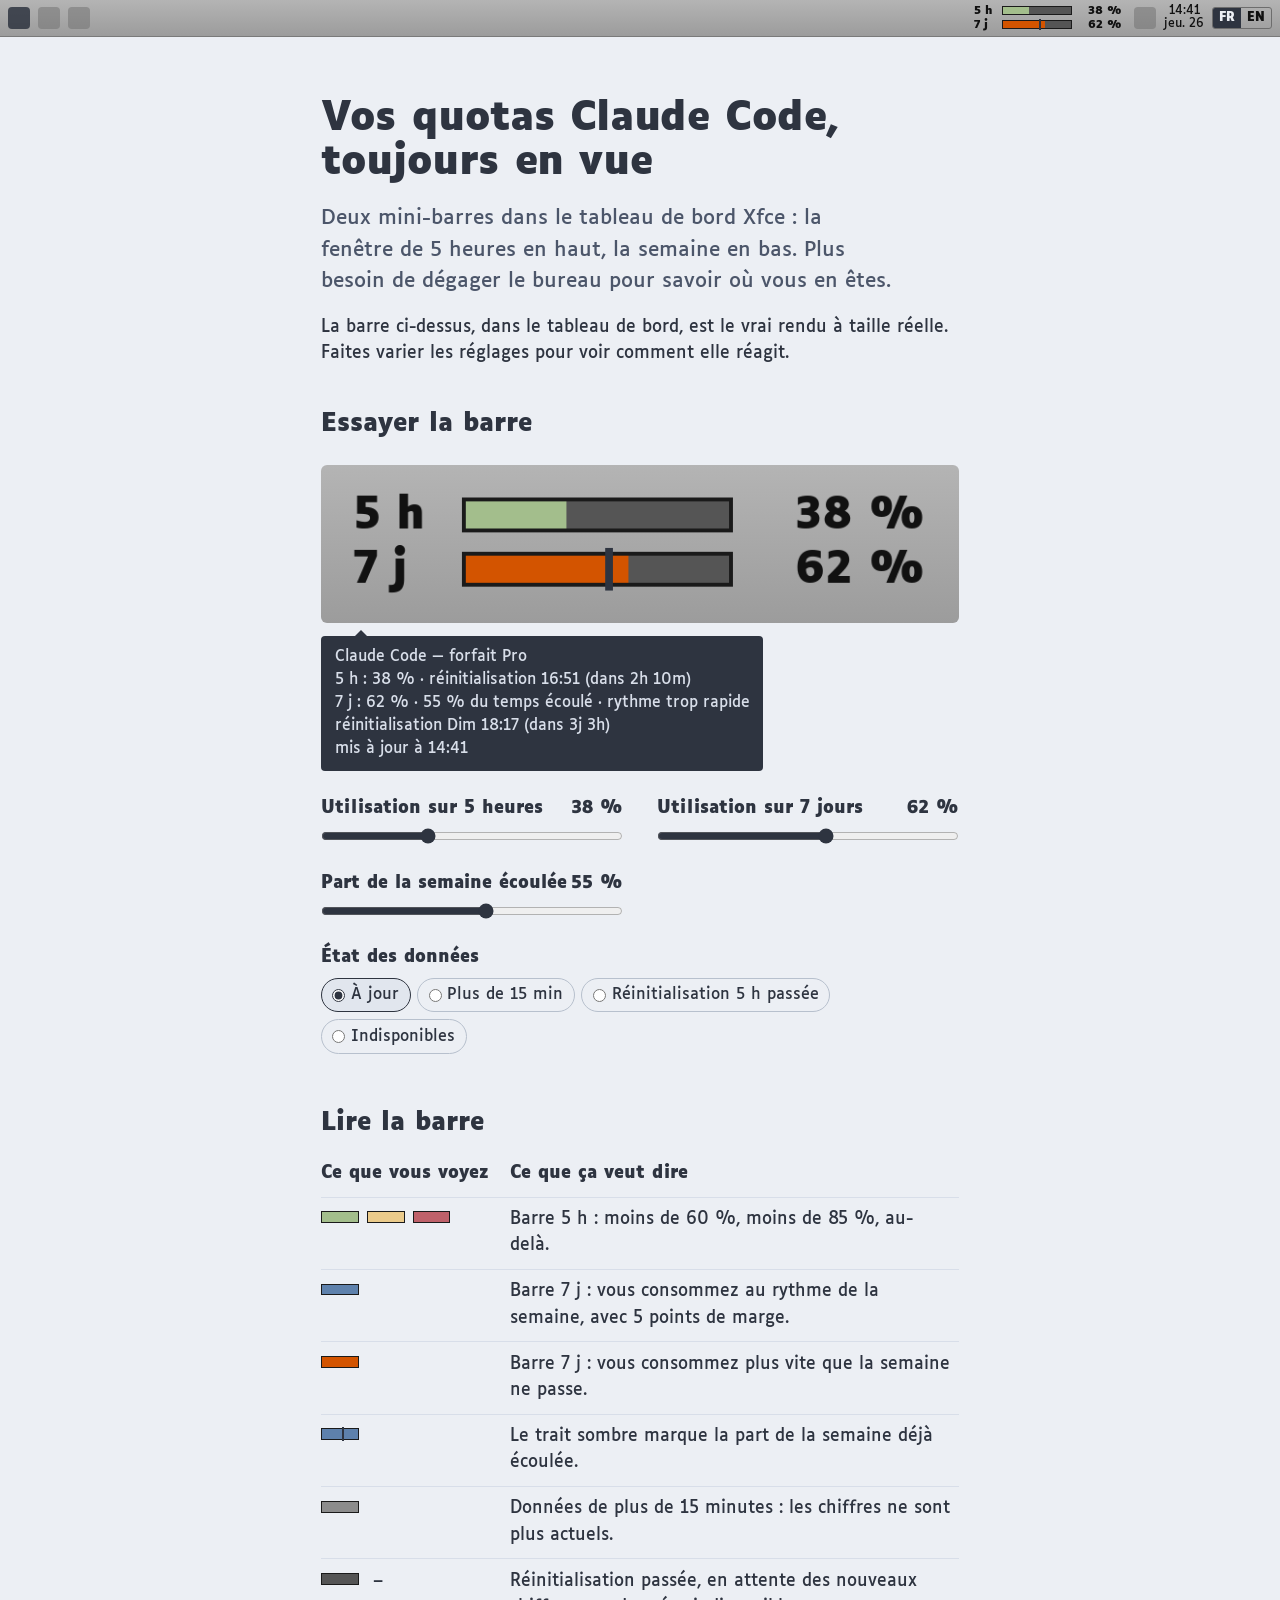
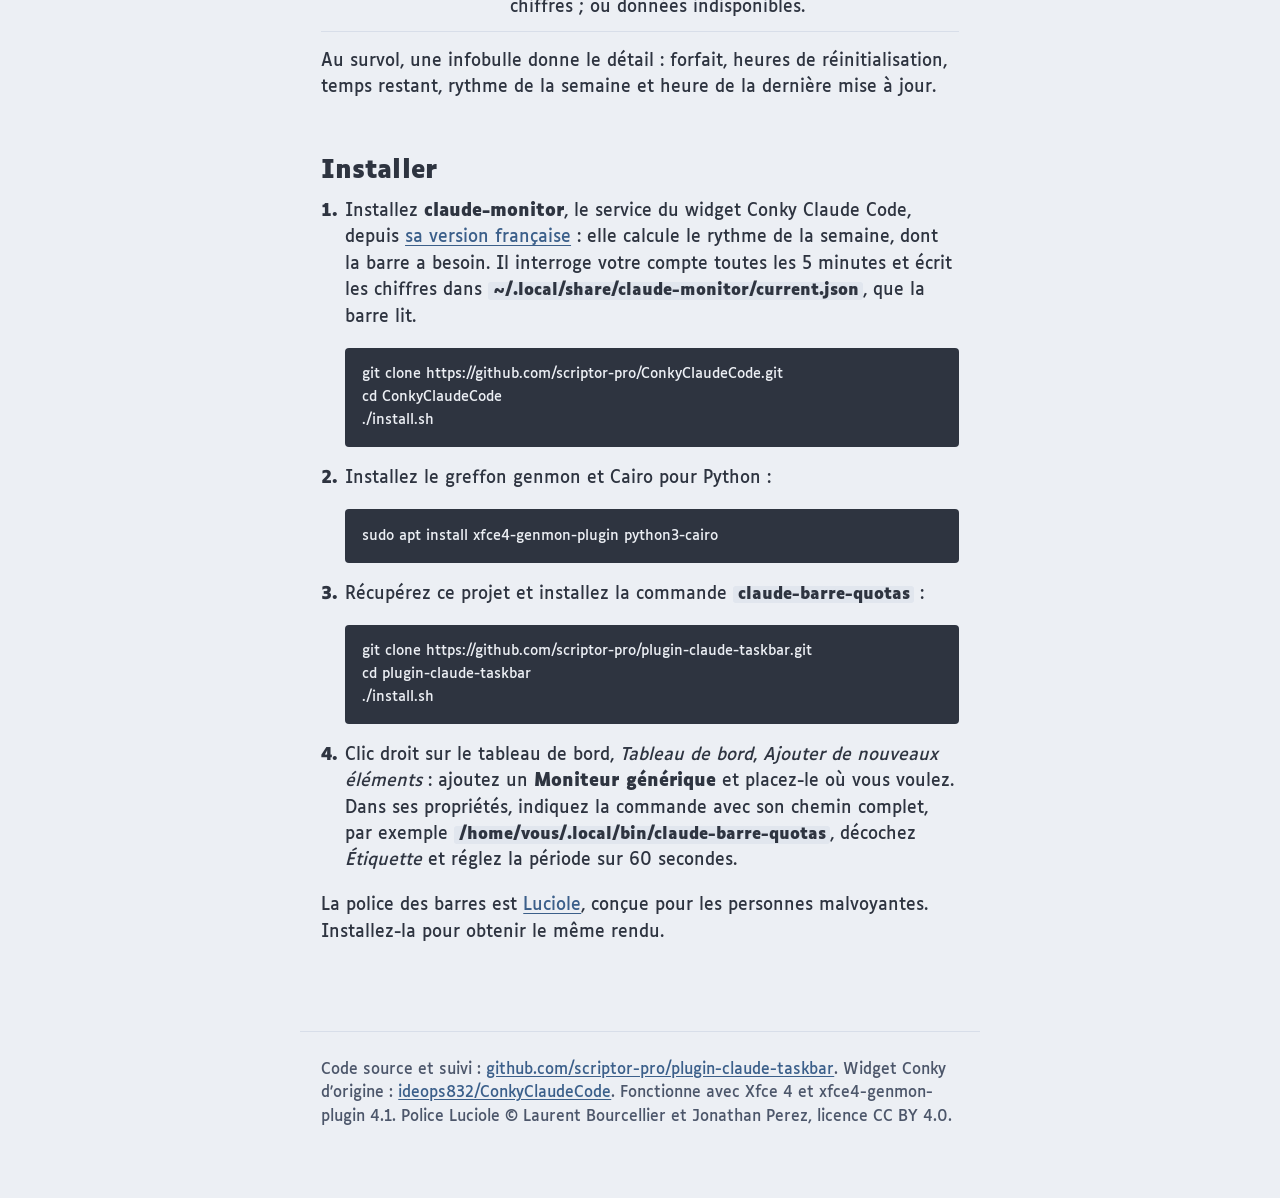
<file: index.html>
<!doctype html>
<html lang="fr">
<head>
  <meta charset="utf-8">
  <meta name="viewport" content="width=device-width, initial-scale=1">
  <title>Quotas Claude Code dans le tableau de bord Xfce</title>
  <meta name="description" content="Deux mini-barres dans le tableau de bord Xfce pour suivre en permanence les quotas Claude Code sur 5 heures et sur 7 jours.">
  <link rel="alternate" hreflang="en" href="en/">
  <link rel="preload" href="assets/luciole-bold.woff2" as="font" type="font/woff2" crossorigin>
  <link rel="stylesheet" href="assets/style.css">
</head>
<body>
  <header class="panneau" aria-label="Reproduction d'un tableau de bord Xfce">
    <span class="icone menu" aria-hidden="true"></span>
    <span class="icone" aria-hidden="true"></span>
    <span class="icone" aria-hidden="true"></span>
    <span class="vide"></span>
    <canvas id="barre-reelle" class="barre-reelle" role="img" width="156" height="32" style="width:156px;height:32px"></canvas>
    <span class="icone" aria-hidden="true"></span>
    <span class="horloge" aria-hidden="true">14:41<br>jeu. 26</span>
    <nav class="langue" aria-label="Langue">
      <span aria-current="page" lang="fr">FR</span>
      <a href="en/" hreflang="en" lang="en">EN</a>
    </nav>
  </header>

  <main>
    <h1>Vos quotas Claude Code, toujours en vue</h1>
    <p class="chapo">Deux mini-barres dans le tableau de bord Xfce : la fenêtre de 5 heures en haut, la semaine en bas. Plus besoin de dégager le bureau pour savoir où vous en êtes.</p>
    <p>La barre ci-dessus, dans le tableau de bord, est le vrai rendu à taille réelle. Faites varier les réglages pour voir comment elle réagit.</p>

    <section class="demo" aria-labelledby="titre-demo">
      <h2 id="titre-demo" style="margin:0">Essayer la barre</h2>
      <div>
        <div class="loupe">
          <canvas id="loupe" role="img" width="624" height="128"></canvas>
        </div>
        <p class="infobulle" id="infobulle" aria-live="polite"></p>
      </div>

      <form id="reglages" class="reglages">
        <div class="reglage">
          <label for="u5">Utilisation sur 5 heures <output for="u5"></output></label>
          <input type="range" id="u5" name="u5" min="0" max="110" value="38">
        </div>
        <div class="reglage">
          <label for="u7">Utilisation sur 7 jours <output for="u7"></output></label>
          <input type="range" id="u7" name="u7" min="0" max="110" value="62">
        </div>
        <div class="reglage">
          <label for="el">Part de la semaine écoulée <output for="el"></output></label>
          <input type="range" id="el" name="el" min="0" max="100" value="55">
        </div>
        <fieldset>
          <legend>État des données</legend>
          <div class="choix">
            <label><input type="radio" name="etat" value="normal" checked> À jour</label>
            <label><input type="radio" name="etat" value="perime"> Plus de 15 min</label>
            <label><input type="radio" name="etat" value="reinit"> Réinitialisation 5 h passée</label>
            <label><input type="radio" name="etat" value="indispo"> Indisponibles</label>
          </div>
        </fieldset>
      </form>
    </section>

    <h2>Lire la barre</h2>
    <table>
      <thead><tr><th scope="col">Ce que vous voyez</th><th scope="col">Ce que ça veut dire</th></tr></thead>
      <tbody>
        <tr><td><span class="pastille vert"></span><span class="pastille jaune"></span><span class="pastille rouge"></span></td><td>Barre 5 h : moins de 60 %, moins de 85 %, au-delà.</td></tr>
        <tr><td><span class="pastille bleu"></span></td><td>Barre 7 j : vous consommez au rythme de la semaine, avec 5 points de marge.</td></tr>
        <tr><td><span class="pastille orange"></span></td><td>Barre 7 j : vous consommez plus vite que la semaine ne passe.</td></tr>
        <tr><td><span class="pastille bleu trait"></span></td><td>Le trait sombre marque la part de la semaine déjà écoulée.</td></tr>
        <tr><td><span class="pastille gris"></span></td><td>Données de plus de 15 minutes : les chiffres ne sont plus actuels.</td></tr>
        <tr><td><span class="pastille"></span> –</td><td>Réinitialisation passée, en attente des nouveaux chiffres ; ou données indisponibles.</td></tr>
      </tbody>
    </table>
    <p>Au survol, une infobulle donne le détail : forfait, heures de réinitialisation, temps restant, rythme de la semaine et heure de la dernière mise à jour.</p>

    <h2>Installer</h2>
    <ol class="etapes">
      <li>
        <p>Installez <strong>claude-monitor</strong>, le service du widget Conky Claude Code, depuis <a href="https://github.com/scriptor-pro/ConkyClaudeCode">sa version française</a> : elle calcule le rythme de la semaine, dont la barre a besoin. Il interroge votre compte toutes les 5 minutes et écrit les chiffres dans <code>~/.local/share/claude-monitor/current.json</code>, que la barre lit.</p>
        <pre><code>git clone https://github.com/scriptor-pro/ConkyClaudeCode.git
cd ConkyClaudeCode
./install.sh</code></pre>
      </li>
      <li>
        <p>Installez le greffon genmon et Cairo pour Python :</p>
        <pre><code>sudo apt install xfce4-genmon-plugin python3-cairo</code></pre>
      </li>
      <li>
        <p>Récupérez ce projet et installez la commande <code>claude-barre-quotas</code> :</p>
        <pre><code>git clone https://github.com/scriptor-pro/plugin-claude-taskbar.git
cd plugin-claude-taskbar
./install.sh</code></pre>
      </li>
      <li>
        <p>Clic droit sur le tableau de bord, <em>Tableau de bord</em>, <em>Ajouter de nouveaux éléments</em> : ajoutez un <strong>Moniteur générique</strong> et placez-le où vous voulez. Dans ses propriétés, indiquez la commande avec son chemin complet, par exemple <code>/home/vous/.local/bin/claude-barre-quotas</code>, décochez <em>Étiquette</em> et réglez la période sur 60 secondes.</p>
      </li>
    </ol>
    <p>La police des barres est <a href="https://www.luciole-vision.com/">Luciole</a>, conçue pour les personnes malvoyantes. Installez-la pour obtenir le même rendu.</p>
  </main>

  <footer>
    <p>Code source et suivi : <a href="https://github.com/scriptor-pro/plugin-claude-taskbar">github.com/scriptor-pro/plugin-claude-taskbar</a>. Widget Conky d'origine : <a href="https://github.com/ideops832/ConkyClaudeCode">ideops832/ConkyClaudeCode</a>. Fonctionne avec Xfce 4 et xfce4-genmon-plugin 4.1. Police Luciole © Laurent Bourcellier et Jonathan Perez, licence CC BY 4.0.</p>
  </footer>

  <script src="assets/demo.js"></script>
</body>
</html>
</file>
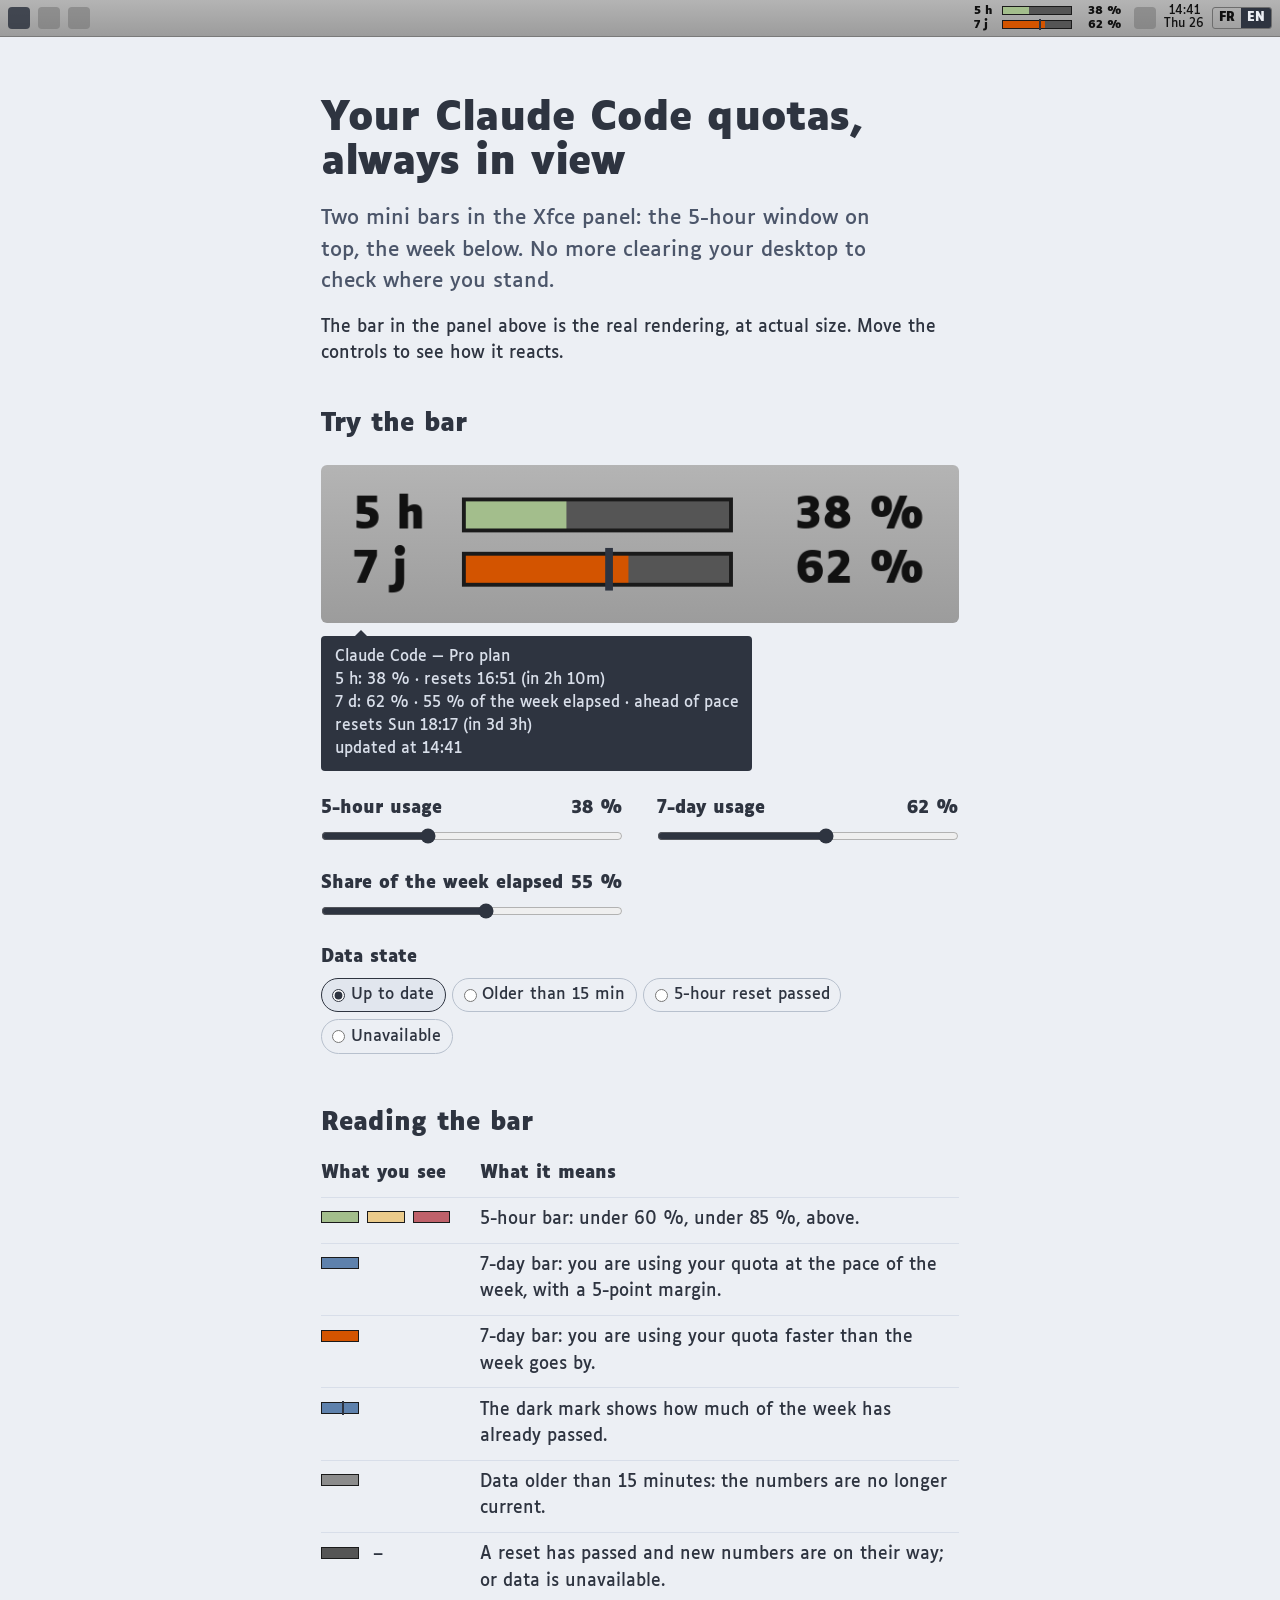
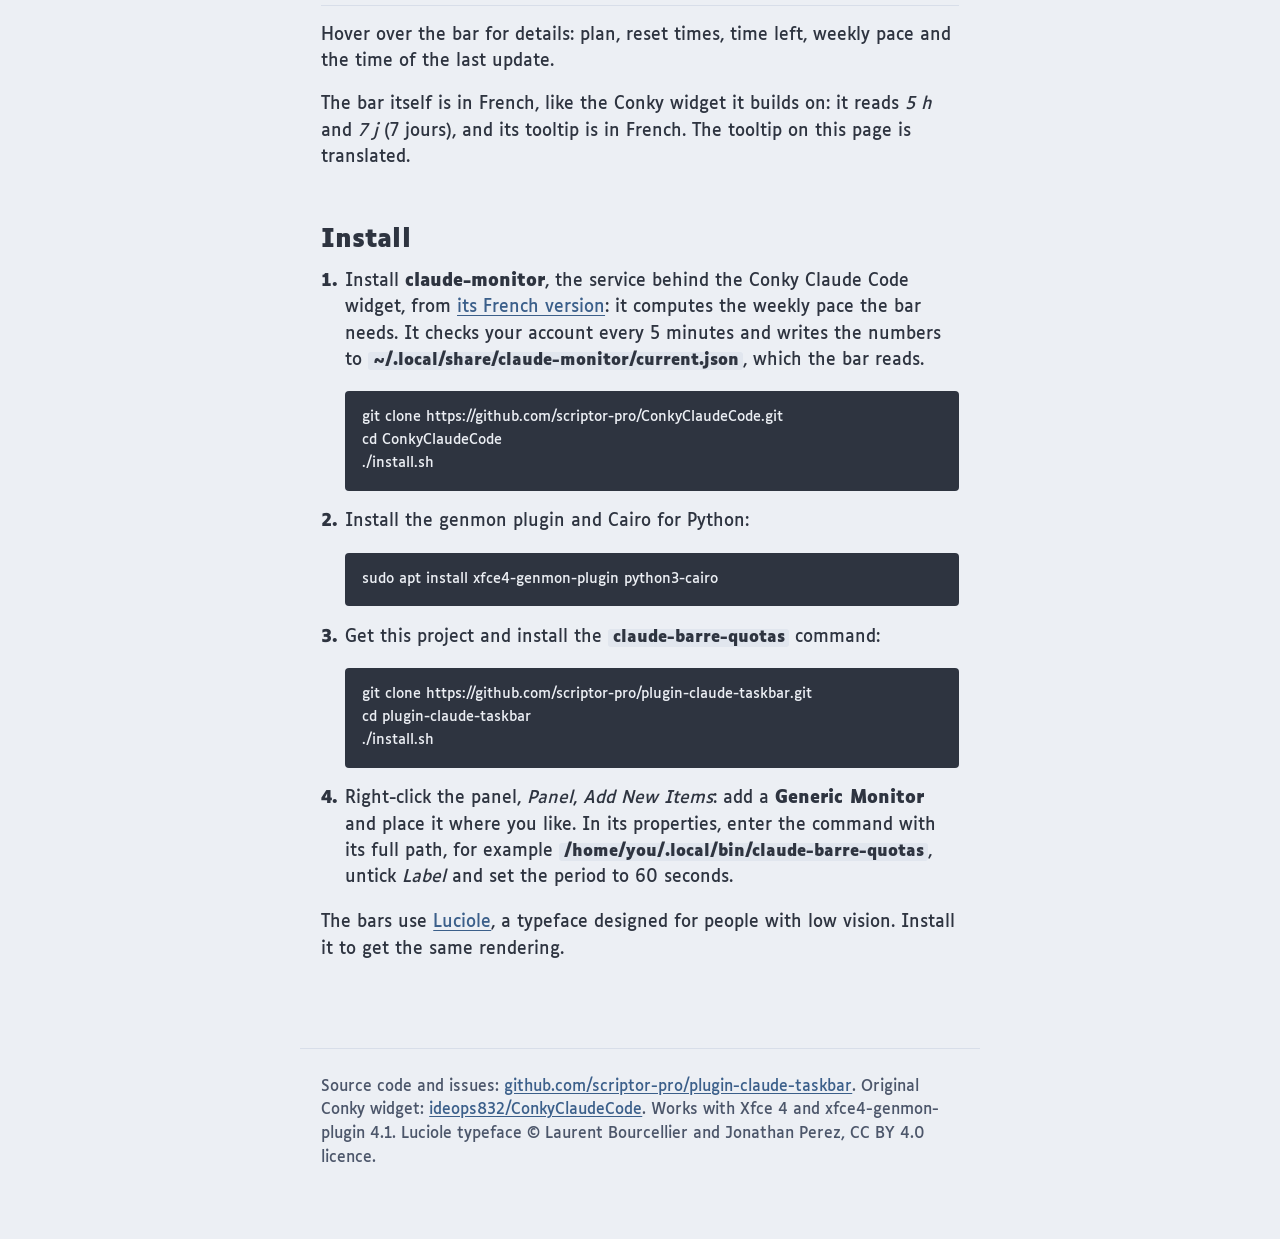
<file: en/index.html>
<!doctype html>
<html lang="en">
<head>
  <meta charset="utf-8">
  <meta name="viewport" content="width=device-width, initial-scale=1">
  <title>Claude Code quotas in the Xfce panel</title>
  <meta name="description" content="Two mini bars in the Xfce panel that keep your Claude Code 5-hour and 7-day quotas always in view.">
  <link rel="alternate" hreflang="fr" href="../">
  <link rel="preload" href="../assets/luciole-bold.woff2" as="font" type="font/woff2" crossorigin>
  <link rel="stylesheet" href="../assets/style.css">
</head>
<body>
  <header class="panneau" aria-label="Replica of an Xfce panel">
    <span class="icone menu" aria-hidden="true"></span>
    <span class="icone" aria-hidden="true"></span>
    <span class="icone" aria-hidden="true"></span>
    <span class="vide"></span>
    <canvas id="barre-reelle" class="barre-reelle" role="img" width="156" height="32" style="width:156px;height:32px"></canvas>
    <span class="icone" aria-hidden="true"></span>
    <span class="horloge" aria-hidden="true">14:41<br>Thu 26</span>
    <nav class="langue" aria-label="Language">
      <a href="../" hreflang="fr" lang="fr">FR</a>
      <span aria-current="page" lang="en">EN</span>
    </nav>
  </header>

  <main>
    <h1>Your Claude Code quotas, always in view</h1>
    <p class="chapo">Two mini bars in the Xfce panel: the 5-hour window on top, the week below. No more clearing your desktop to check where you stand.</p>
    <p>The bar in the panel above is the real rendering, at actual size. Move the controls to see how it reacts.</p>

    <section class="demo" aria-labelledby="titre-demo">
      <h2 id="titre-demo" style="margin:0">Try the bar</h2>
      <div>
        <div class="loupe">
          <canvas id="loupe" role="img" width="624" height="128"></canvas>
        </div>
        <p class="infobulle" id="infobulle" aria-live="polite"></p>
      </div>

      <form id="reglages" class="reglages">
        <div class="reglage">
          <label for="u5">5-hour usage <output for="u5"></output></label>
          <input type="range" id="u5" name="u5" min="0" max="110" value="38">
        </div>
        <div class="reglage">
          <label for="u7">7-day usage <output for="u7"></output></label>
          <input type="range" id="u7" name="u7" min="0" max="110" value="62">
        </div>
        <div class="reglage">
          <label for="el">Share of the week elapsed <output for="el"></output></label>
          <input type="range" id="el" name="el" min="0" max="100" value="55">
        </div>
        <fieldset>
          <legend>Data state</legend>
          <div class="choix">
            <label><input type="radio" name="etat" value="normal" checked> Up to date</label>
            <label><input type="radio" name="etat" value="perime"> Older than 15 min</label>
            <label><input type="radio" name="etat" value="reinit"> 5-hour reset passed</label>
            <label><input type="radio" name="etat" value="indispo"> Unavailable</label>
          </div>
        </fieldset>
      </form>
    </section>

    <h2>Reading the bar</h2>
    <table>
      <thead><tr><th scope="col">What you see</th><th scope="col">What it means</th></tr></thead>
      <tbody>
        <tr><td><span class="pastille vert"></span><span class="pastille jaune"></span><span class="pastille rouge"></span></td><td>5-hour bar: under 60 %, under 85 %, above.</td></tr>
        <tr><td><span class="pastille bleu"></span></td><td>7-day bar: you are using your quota at the pace of the week, with a 5-point margin.</td></tr>
        <tr><td><span class="pastille orange"></span></td><td>7-day bar: you are using your quota faster than the week goes by.</td></tr>
        <tr><td><span class="pastille bleu trait"></span></td><td>The dark mark shows how much of the week has already passed.</td></tr>
        <tr><td><span class="pastille gris"></span></td><td>Data older than 15 minutes: the numbers are no longer current.</td></tr>
        <tr><td><span class="pastille"></span> –</td><td>A reset has passed and new numbers are on their way; or data is unavailable.</td></tr>
      </tbody>
    </table>
    <p>Hover over the bar for details: plan, reset times, time left, weekly pace and the time of the last update.</p>
    <p>The bar itself is in French, like the Conky widget it builds on: it reads <em>5 h</em> and <em>7 j</em> (7 jours), and its tooltip is in French. The tooltip on this page is translated.</p>

    <h2>Install</h2>
    <ol class="etapes">
      <li>
        <p>Install <strong>claude-monitor</strong>, the service behind the Conky Claude Code widget, from <a href="https://github.com/scriptor-pro/ConkyClaudeCode">its French version</a>: it computes the weekly pace the bar needs. It checks your account every 5 minutes and writes the numbers to <code>~/.local/share/claude-monitor/current.json</code>, which the bar reads.</p>
        <pre><code>git clone https://github.com/scriptor-pro/ConkyClaudeCode.git
cd ConkyClaudeCode
./install.sh</code></pre>
      </li>
      <li>
        <p>Install the genmon plugin and Cairo for Python:</p>
        <pre><code>sudo apt install xfce4-genmon-plugin python3-cairo</code></pre>
      </li>
      <li>
        <p>Get this project and install the <code>claude-barre-quotas</code> command:</p>
        <pre><code>git clone https://github.com/scriptor-pro/plugin-claude-taskbar.git
cd plugin-claude-taskbar
./install.sh</code></pre>
      </li>
      <li>
        <p>Right-click the panel, <em>Panel</em>, <em>Add New Items</em>: add a <strong>Generic Monitor</strong> and place it where you like. In its properties, enter the command with its full path, for example <code>/home/you/.local/bin/claude-barre-quotas</code>, untick <em>Label</em> and set the period to 60 seconds.</p>
      </li>
    </ol>
    <p>The bars use <a href="https://www.luciole-vision.com/">Luciole</a>, a typeface designed for people with low vision. Install it to get the same rendering.</p>
  </main>

  <footer>
    <p>Source code and issues: <a href="https://github.com/scriptor-pro/plugin-claude-taskbar">github.com/scriptor-pro/plugin-claude-taskbar</a>. Original Conky widget: <a href="https://github.com/ideops832/ConkyClaudeCode">ideops832/ConkyClaudeCode</a>. Works with Xfce 4 and xfce4-genmon-plugin 4.1. Luciole typeface © Laurent Bourcellier and Jonathan Perez, CC BY 4.0 licence.</p>
  </footer>

  <script src="../assets/demo.js"></script>
</body>
</html>
</file>
<file: assets/style.css>
/* Luciole — © Laurent Bourcellier & Jonathan Perez, CC BY 4.0, https://www.luciole-vision.com */
@font-face {
  font-family: "Luciole";
  src: url("luciole-regular.woff2") format("woff2");
  font-weight: 400;
  font-display: swap;
}
@font-face {
  font-family: "Luciole";
  src: url("luciole-bold.woff2") format("woff2");
  font-weight: 700;
  font-display: swap;
}

:root {
  --neige: #eceff4;
  --ardoise: #2e3440;
  --ardoise-douce: #4c566a;
  --lien: #3b5f8a;
  --panneau-haut: #b4b4b4;
  --panneau-bas: #9c9c9c;
  --vert: #a3be8c;
  --jaune: #ebcb8b;
  --rouge: #bf616a;
  --bleu: #5e81ac;
  --orange: #d35400;
  --filet: #d8dee9;
  --mesure: 40rem;
}

* { box-sizing: border-box; }

html {
  font-family: "Luciole", system-ui, sans-serif;
  font-size: 106.25%; /* 17 px : Luciole est large, on garde ~65 caractères par ligne */
  line-height: 1.55;
  color: var(--ardoise);
  background: var(--neige);
}

body { margin: 0; }

a { color: var(--lien); text-underline-offset: 0.15em; }
a:hover { text-decoration-thickness: 2px; }

:focus-visible {
  outline: 3px solid var(--lien);
  outline-offset: 2px;
}

/* ---------- Le tableau de bord ---------- */

.panneau {
  height: 37px;
  display: flex;
  align-items: center;
  gap: 8px;
  padding: 0 8px;
  background: linear-gradient(var(--panneau-haut), var(--panneau-bas));
  border-bottom: 1px solid #7a7a7a;
  font-size: 12px;
  color: #111;
}
.panneau .icone {
  width: 22px;
  height: 22px;
  border-radius: 4px;
  background: #6d6d6d;
  opacity: 0.5;
  flex: none;
}
.panneau .menu { background: var(--ardoise); opacity: 0.85; }
.panneau .vide { flex: 1; }
.panneau .barre-reelle { display: block; flex: none; }
.panneau .horloge { line-height: 1.05; text-align: center; }
.panneau .langue {
  display: flex;
  border: 1px solid #6d6d6d;
  border-radius: 3px;
  overflow: hidden;
  font-weight: 700;
}
.panneau .langue a,
.panneau .langue span {
  padding: 1px 6px;
  color: #111;
  text-decoration: none;
}
.panneau .langue [aria-current] { background: var(--ardoise); color: var(--neige); }

/* ---------- Contenu ---------- */

main {
  max-width: var(--mesure);
  margin: 0 auto;
  padding: 3.5rem 1.25rem 4rem;
}

h1 {
  font-size: 2.35rem;
  line-height: 1.12;
  margin: 0 0 1rem;
  letter-spacing: -0.01em;
}
h2 {
  font-size: 1.45rem;
  line-height: 1.2;
  margin: 3.25rem 0 0.75rem;
}
p, ol, table { margin: 0 0 1rem; }
.chapo { font-size: 1.2rem; color: var(--ardoise-douce); max-width: 34rem; }

code {
  font-family: "Luciole", monospace;
  font-weight: 700;
  font-size: 0.92em;
  background: #e1e6ee;
  padding: 0.05em 0.3em;
  border-radius: 3px;
}
pre {
  background: var(--ardoise);
  color: var(--neige);
  padding: 0.9rem 1rem;
  border-radius: 4px;
  overflow-x: auto;
  font-size: 0.9rem;
  line-height: 1.5;
}
pre code { background: none; padding: 0; color: inherit; font-weight: 400; }

/* ---------- La démonstration ---------- */

.demo {
  margin: 2.5rem 0 0;
  display: grid;
  gap: 1.5rem;
}
.loupe {
  background: linear-gradient(var(--panneau-haut), var(--panneau-bas));
  border-radius: 6px;
  padding: 1rem;
}
.loupe canvas { display: block; width: 100%; height: auto; }

.infobulle {
  background: var(--ardoise);
  color: #d8dee9;
  font-size: 0.9rem;
  line-height: 1.5;
  padding: 0.6rem 0.8rem;
  border-radius: 4px;
  width: max-content;
  max-width: 100%;
  white-space: pre-line;
  margin: 0.75rem 0 0;
  position: relative;
}
.infobulle::before {
  content: "";
  position: absolute;
  top: -6px;
  left: 2rem;
  border: 6px solid transparent;
  border-top: 0;
  border-bottom-color: var(--ardoise);
}

.reglages { display: grid; gap: 1rem; }
.reglage label { display: flex; justify-content: space-between; font-weight: 700; }
.reglage output { font-variant-numeric: tabular-nums; }
.reglage input[type="range"] { width: 100%; accent-color: var(--ardoise); margin: 0.35rem 0 0; }

fieldset { border: 0; padding: 0; margin: 0; }
legend { font-weight: 700; padding: 0; margin-bottom: 0.35rem; }
.choix { display: flex; flex-wrap: wrap; gap: 0.4rem; }
.choix label {
  display: inline-flex;
  align-items: center;
  gap: 0.35rem;
  padding: 0.25rem 0.6rem;
  border: 1px solid #b7c0cd;
  border-radius: 999px;
  cursor: pointer;
  font-size: 0.92rem;
}
.choix input { accent-color: var(--ardoise); margin: 0; }
.choix label:has(input:checked) { border-color: var(--ardoise); background: #e1e6ee; }

.reglages { grid-template-columns: repeat(auto-fit, minmax(16rem, 1fr)); column-gap: 2rem; }
.reglages fieldset { grid-column: 1 / -1; }

/* ---------- Légende ---------- */

table { border-collapse: collapse; width: 100%; }
th, td { text-align: left; vertical-align: top; padding: 0.55rem 0.5rem 0.55rem 0; border-bottom: 1px solid var(--filet); }
th { font-weight: 700; }
td:first-child, th:first-child { white-space: nowrap; padding-right: 1.25rem; }
.pastille {
  display: inline-block;
  width: 2.2rem;
  height: 0.7rem;
  border: 1px solid #1a1a1a;
  background: #555;
  vertical-align: 0.05em;
  margin-right: 0.5rem;
  position: relative;
}
.pastille.vert { background: var(--vert); }
.pastille.jaune { background: var(--jaune); }
.pastille.rouge { background: var(--rouge); }
.pastille.bleu { background: var(--bleu); }
.pastille.orange { background: var(--orange); }
.pastille.gris { background: #8c8c8c; }
.pastille.trait::after {
  content: "";
  position: absolute;
  left: 55%;
  top: -2px;
  bottom: -2px;
  width: 2px;
  background: var(--ardoise);
}

ol.etapes { padding-left: 1.4rem; }
ol.etapes li { margin-bottom: 1.1rem; }
ol.etapes li::marker { font-weight: 700; }

footer {
  max-width: var(--mesure);
  margin: 0 auto;
  padding: 1.5rem 1.25rem 3rem;
  border-top: 1px solid var(--filet);
  font-size: 0.9rem;
  color: var(--ardoise-douce);
}

@media (max-width: 30rem) {
  html { font-size: 100%; }
  h1 { font-size: 1.9rem; }
  .panneau .icone:not(.menu), .panneau .horloge { display: none; }
}
</file>
